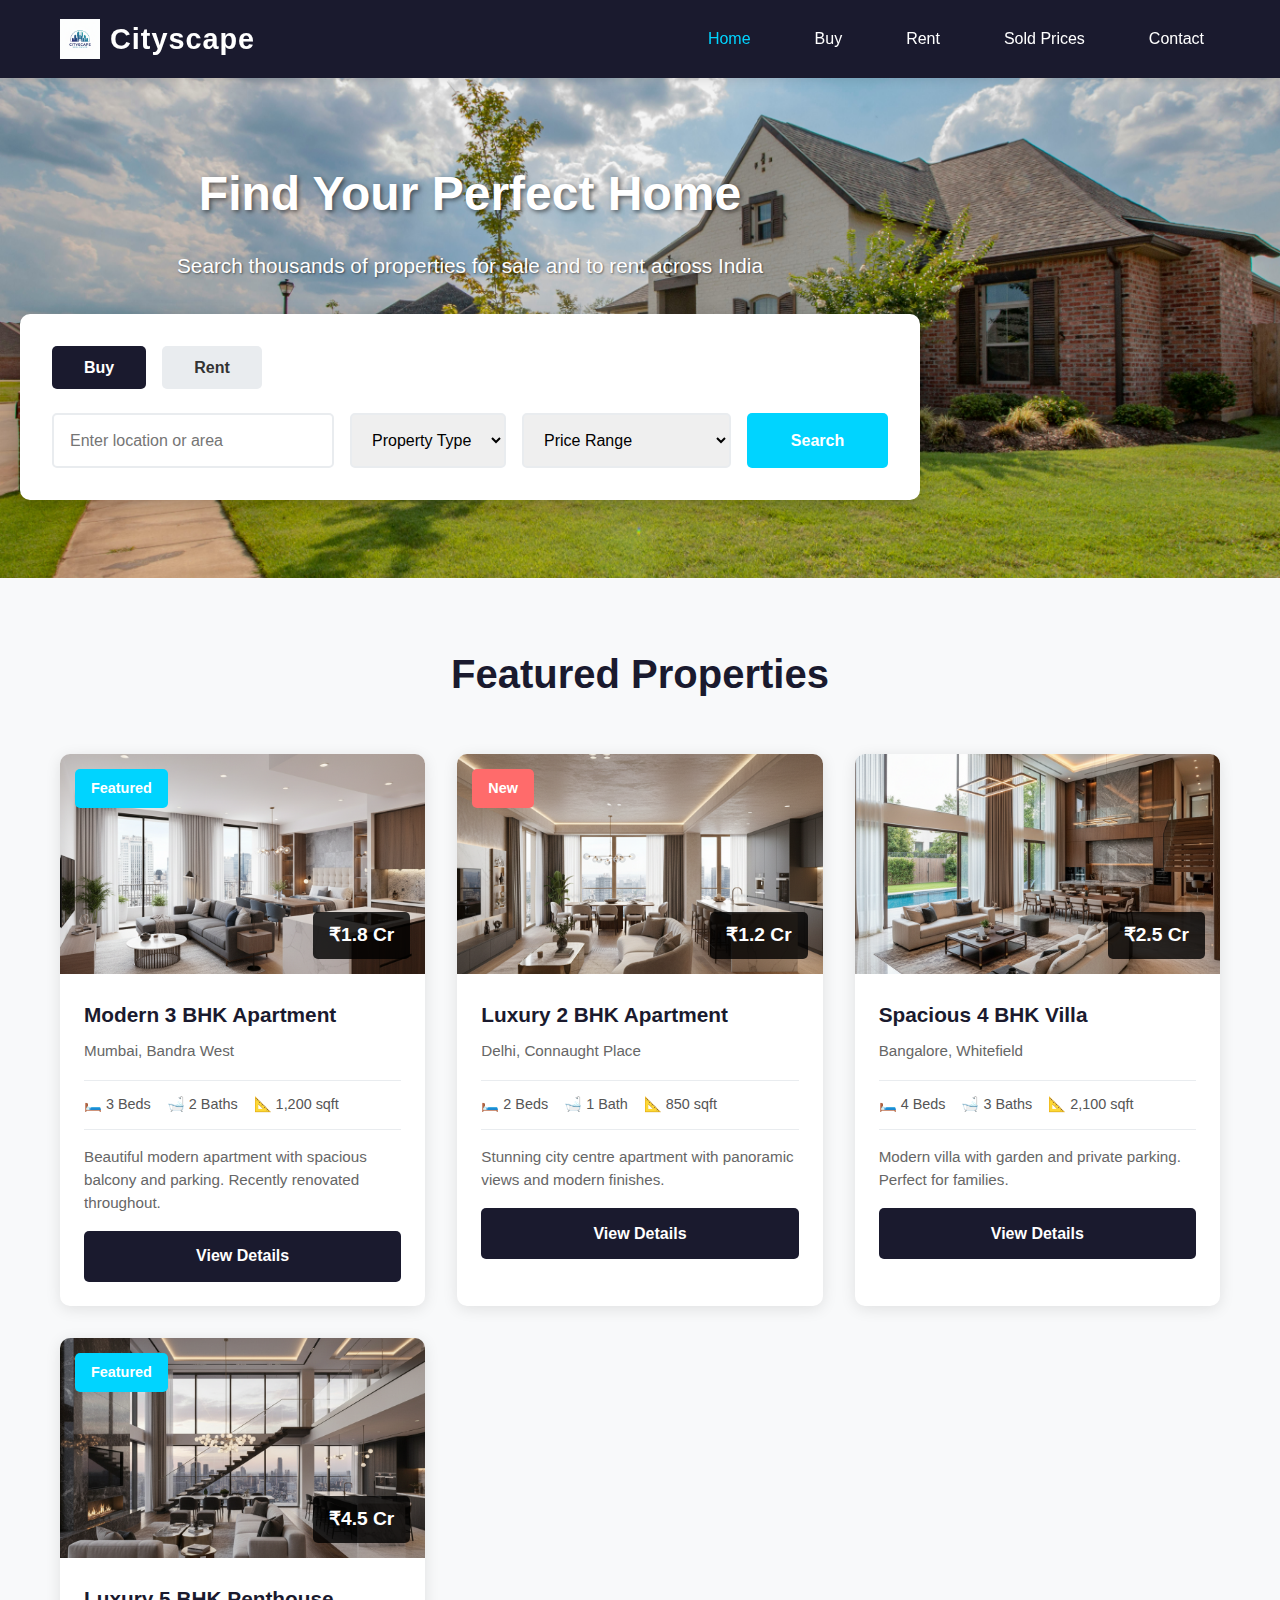
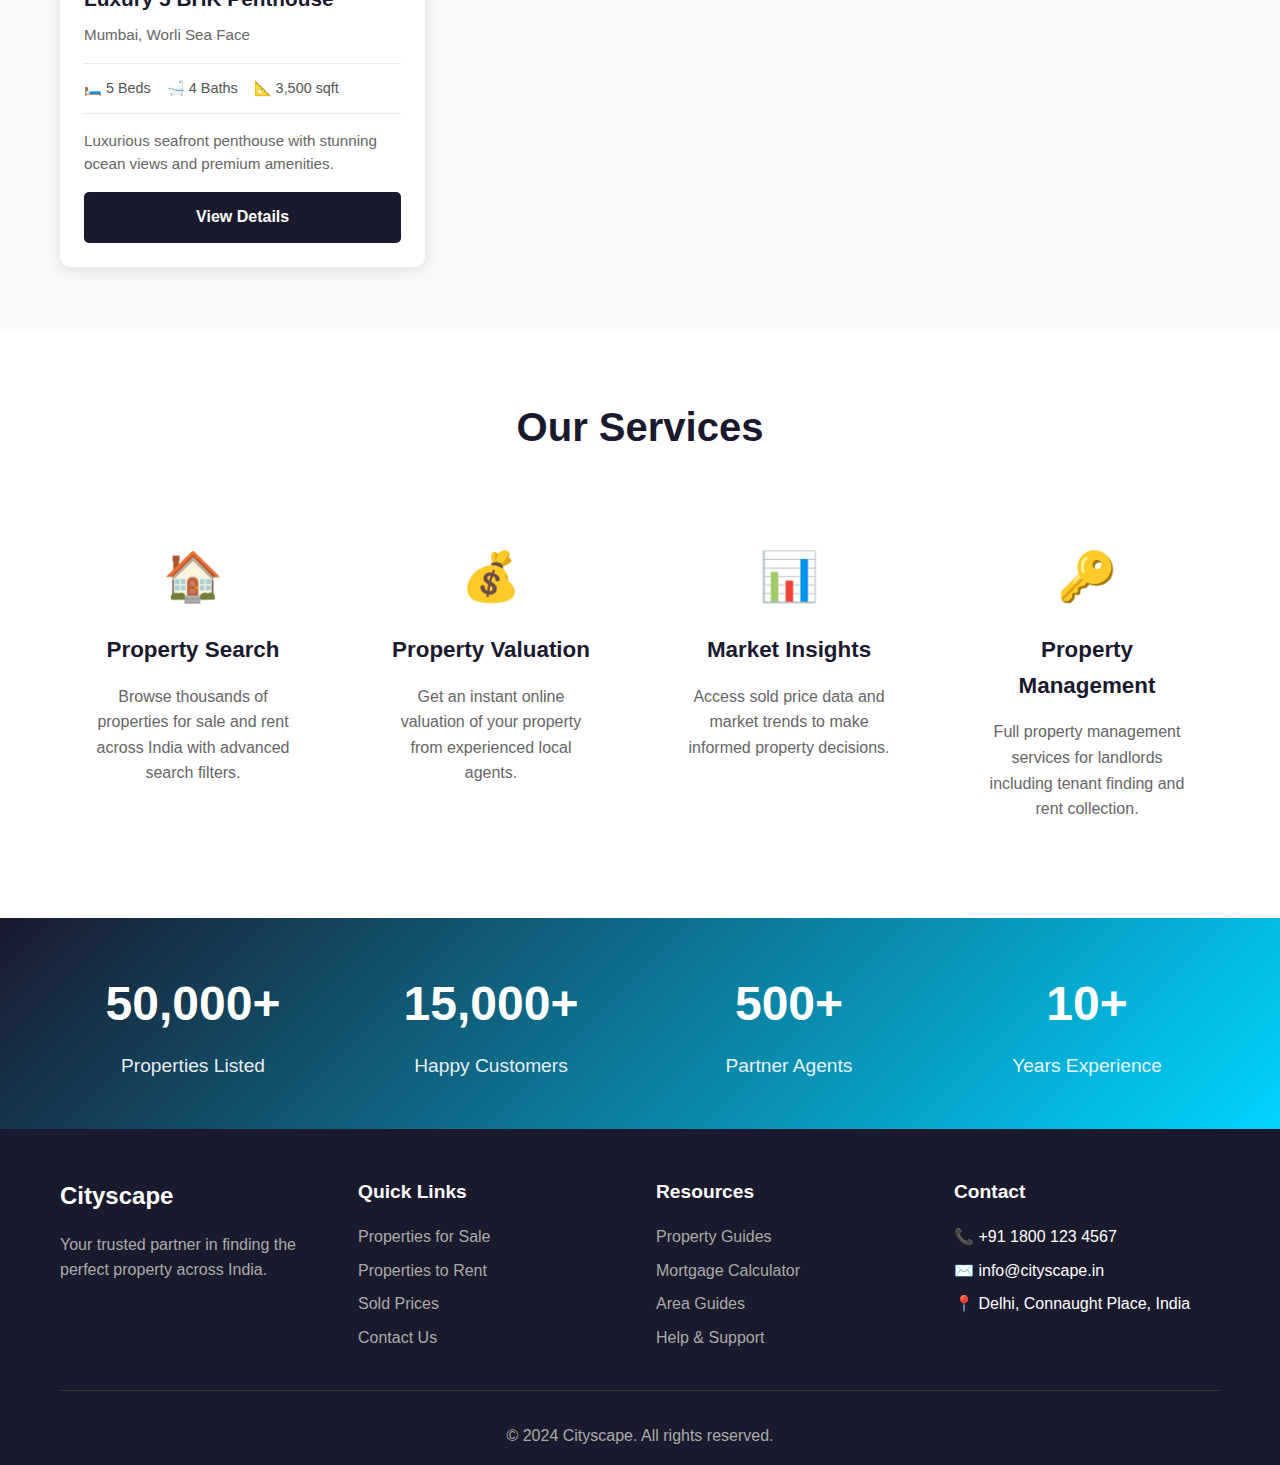
<file: index.html>
<!DOCTYPE html>
<html lang="en">
<head>
    <meta charset="UTF-8">
    <meta name="viewport" content="width=device-width, initial-scale=1.0">
    <title>Cityscape - Find Your Dream Home</title>
    <link rel="stylesheet" href="css/style.css">
</head>
<body>
    <!-- Header -->
    <header class="header">
        <div class="container">
            <div class="header-content">
                <div class="logo">
                    <h1><img src="images/logo.png" alt="Cityscape Logo" class="logo-img">Cityscape</h1>
                </div>
                <nav class="nav">
                    <ul>
                        <li><a href="index.html" class="active">Home</a></li>
                        <li><a href="buy.html">Buy</a></li>
                        <li><a href="rent.html">Rent</a></li>
                        <li><a href="sold.html">Sold Prices</a></li>
                        <li><a href="contact.html">Contact</a></li>
                    </ul>
                </nav>
            </div>
        </div>
    </header>

    <!-- Hero Section -->
    <section class="hero">
        <div class="hero-overlay">
            <div class="container">
                <div class="hero-content">
                    <h2>Find Your Perfect Home</h2>
                    <p>Search thousands of properties for sale and to rent across India</p>
                    
                    <!-- Search Form -->
                    <div class="search-box">
                        <div class="search-tabs">
                            <button class="tab-btn active">Buy</button>
                            <button class="tab-btn">Rent</button>
                        </div>
                        <div class="search-form">
                            <input type="text" placeholder="Enter location or area" class="search-input">
                            <select class="search-select">
                                <option>Property Type</option>
                                <option>Apartments</option>
                                <option>Villas</option>
                                <option>Bungalows</option>
                                <option>Plots</option>
                            </select>
                            <select class="search-select">
                                <option>Price Range</option>
                                <option>₹0 - ₹50 Lakhs</option>
                                <option>₹50 Lakhs - ₹1 Crore</option>
                                <option>₹1 Crore - ₹2 Crores</option>
                                <option>₹2 Crores+</option>
                            </select>
                            <button class="search-btn">Search</button>
                        </div>
                    </div>
                </div>
            </div>
        </div>
    </section>

    <!-- Featured Properties -->
    <section class="featured-properties">
        <div class="container">
            <h2 class="section-title">Featured Properties</h2>
            <div class="properties-grid">
                <!-- Property Card 1 -->
                <div class="property-card">
                    <div class="property-image">
                        <img src="./images/Modern_3_BHK_Apartment.png" alt="Modern 3 Bedroom House">
                        <div class="property-badge">Featured</div>
                        <div class="property-price">₹1.8 Cr</div>
                    </div>
                    <div class="property-details">
                        <h3>Modern 3 BHK Apartment</h3>
                        <p class="property-location">Mumbai, Bandra West</p>
                        <div class="property-features">
                            <span>🛏️ 3 Beds</span>
                            <span>🛁 2 Baths</span>
                            <span>📐 1,200 sqft</span>
                        </div>
                        <p class="property-description">Beautiful modern apartment with spacious balcony and parking. Recently renovated throughout.</p>
                        <a href="property-detail.html" class="view-btn">View Details</a>
                    </div>
                </div>

                <!-- Property Card 2 -->
                <div class="property-card">
                    <div class="property-image">
                        <img src="./images/Luxury_2_BHK_Apartment.png" alt="Luxury 2 Bedroom Apartment">
                        <div class="property-badge new">New</div>
                        <div class="property-price">₹1.2 Cr</div>
                    </div>
                    <div class="property-details">
                        <h3>Luxury 2 BHK Apartment</h3>
                        <p class="property-location">Delhi, Connaught Place</p>
                        <div class="property-features">
                            <span>🛏️ 2 Beds</span>
                            <span>🛁 1 Bath</span>
                            <span>📐 850 sqft</span>
                        </div>
                        <p class="property-description">Stunning city centre apartment with panoramic views and modern finishes.</p>
                        <a href="property-detail.html" class="view-btn">View Details</a>
                    </div>
                </div>

                <!-- Property Card 3 -->
                <div class="property-card">
                    <div class="property-image">
                        <img src="./images/Spacious_4_BHK_Villa.png" alt="Charming 4 Bedroom Cottage">
                        <div class="property-price">₹2.5 Cr</div>
                    </div>
                    <div class="property-details">
                        <h3>Spacious 4 BHK Villa</h3>
                        <p class="property-location">Bangalore, Whitefield</p>
                        <div class="property-features">
                            <span>🛏️ 4 Beds</span>
                            <span>🛁 3 Baths</span>
                            <span>📐 2,100 sqft</span>
                        </div>
                        <p class="property-description">Modern villa with garden and private parking. Perfect for families.</p>
                        <a href="property-detail.html" class="view-btn">View Details</a>
                    </div>
                </div>

                <!-- Property Card 4 -->
                <div class="property-card">
                    <div class="property-image">
                        <img src="./images/Luxury_5_BHK_Penthouse.png" alt="Contemporary 5 Bedroom Villa">
                        <div class="property-badge">Featured</div>
                        <div class="property-price">₹4.5 Cr</div>
                    </div>
                    <div class="property-details">
                        <h3>Luxury 5 BHK Penthouse</h3>
                        <p class="property-location">Mumbai, Worli Sea Face</p>
                        <div class="property-features">
                            <span>🛏️ 5 Beds</span>
                            <span>🛁 4 Baths</span>
                            <span>📐 3,500 sqft</span>
                        </div>
                        <p class="property-description">Luxurious seafront penthouse with stunning ocean views and premium amenities.</p>
                        <a href="property-detail.html" class="view-btn">View Details</a>
                    </div>
                </div>
            </div>
        </div>
    </section>

    <!-- Services Section -->
    <section class="services">
        <div class="container">
            <h2 class="section-title">Our Services</h2>
            <div class="services-grid">
                <div class="service-card">
                    <div class="service-icon">🏠</div>
                    <h3>Property Search</h3>
                    <p>Browse thousands of properties for sale and rent across India with advanced search filters.</p>
                </div>
                <div class="service-card">
                    <div class="service-icon">💰</div>
                    <h3>Property Valuation</h3>
                    <p>Get an instant online valuation of your property from experienced local agents.</p>
                </div>
                <div class="service-card">
                    <div class="service-icon">📊</div>
                    <h3>Market Insights</h3>
                    <p>Access sold price data and market trends to make informed property decisions.</p>
                </div>
                <div class="service-card">
                    <div class="service-icon">🔑</div>
                    <h3>Property Management</h3>
                    <p>Full property management services for landlords including tenant finding and rent collection.</p>
                </div>
            </div>
        </div>
    </section>

    <!-- Statistics Section -->
    <section class="stats">
        <div class="container">
            <div class="stats-grid">
                <div class="stat-item">
                    <h3>50,000+</h3>
                    <p>Properties Listed</p>
                </div>
                <div class="stat-item">
                    <h3>15,000+</h3>
                    <p>Happy Customers</p>
                </div>
                <div class="stat-item">
                    <h3>500+</h3>
                    <p>Partner Agents</p>
                </div>
                <div class="stat-item">
                    <h3>10+</h3>
                    <p>Years Experience</p>
                </div>
            </div>
        </div>
    </section>

    <!-- Footer -->
    <footer class="footer">
        <div class="container">
            <div class="footer-grid">
                <div class="footer-column">
                    <h3>Cityscape</h3>
                    <p>Your trusted partner in finding the perfect property across India.</p>
                </div>
                <div class="footer-column">
                    <h4>Quick Links</h4>
                    <ul>
                        <li><a href="buy.html">Properties for Sale</a></li>
                        <li><a href="rent.html">Properties to Rent</a></li>
                        <li><a href="sold.html">Sold Prices</a></li>
                        <li><a href="contact.html">Contact Us</a></li>
                    </ul>
                </div>
                <div class="footer-column">
                    <h4>Resources</h4>
                    <ul>
                        <li><a href="#">Property Guides</a></li>
                        <li><a href="#">Mortgage Calculator</a></li>
                        <li><a href="#">Area Guides</a></li>
                        <li><a href="#">Help & Support</a></li>
                    </ul>
                </div>
                <div class="footer-column">
                    <h4>Contact</h4>
                    <ul>
                        <li>📞 +91 1800 123 4567</li>
                        <li>✉️ info@cityscape.in</li>
                        <li>📍 Delhi, Connaught Place, India</li>
                    </ul>
                </div>
            </div>
            <div class="footer-bottom">
                <p>&copy; 2024 Cityscape. All rights reserved.</p>
            </div>
        </div>
    </footer>
</body>
</html>
</file>
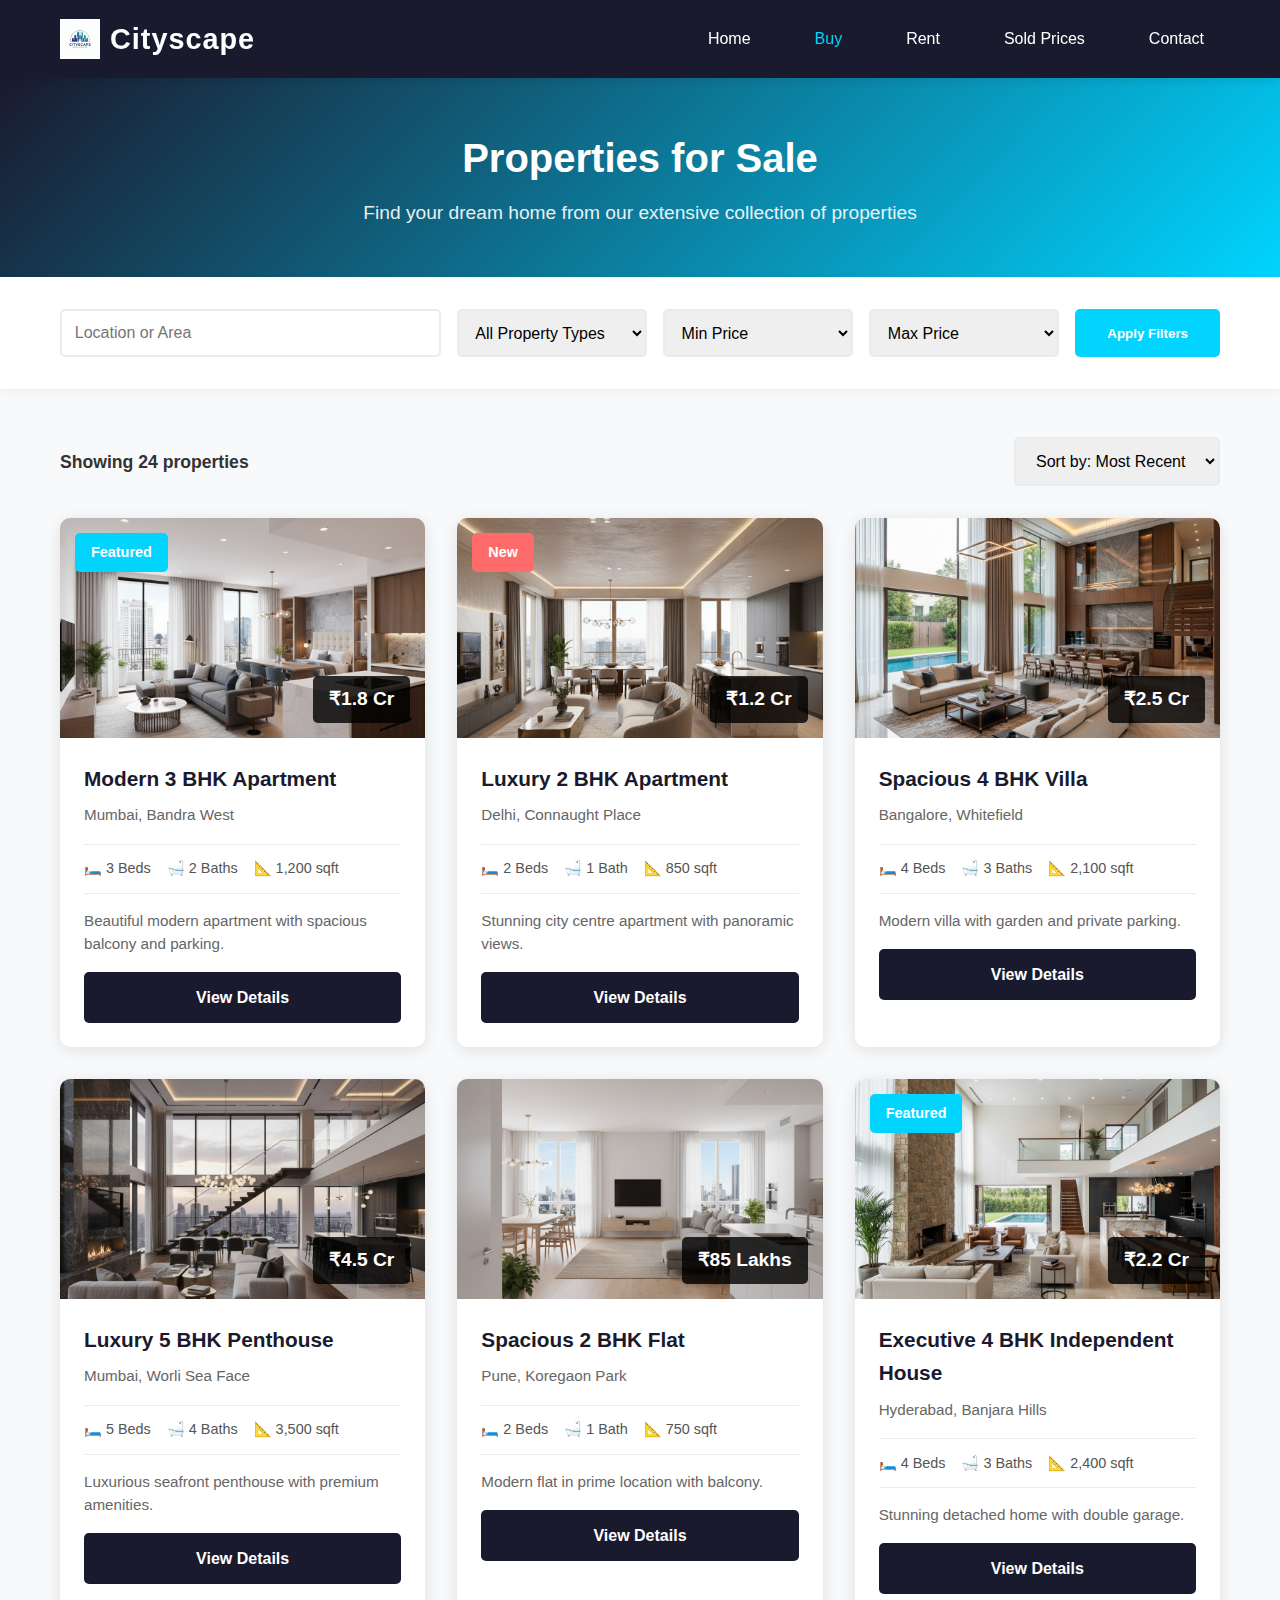
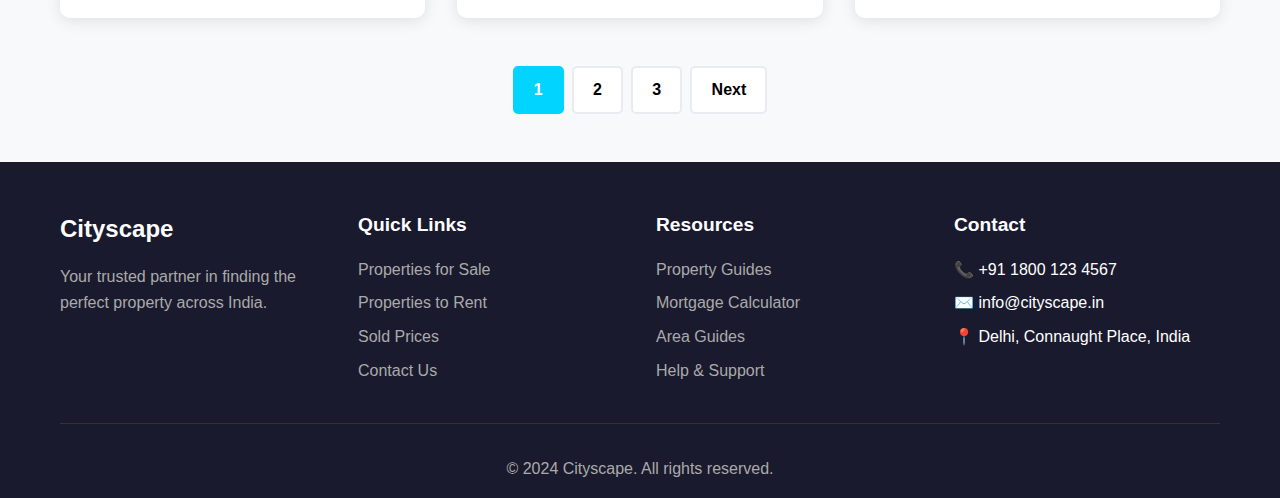
<file: buy.html>
<!DOCTYPE html>
<html lang="en">
<head>
    <meta charset="UTF-8">
    <meta name="viewport" content="width=device-width, initial-scale=1.0">
    <title>Properties for Sale - Cityscape</title>
    <link rel="stylesheet" href="css/style.css">
</head>
<body>
    <!-- Header -->
    <header class="header">
        <div class="container">
            <div class="header-content">
                <div class="logo">
                    <h1><img src="images/logo.png" alt="Cityscape Logo" class="logo-img">Cityscape</h1>
                </div>
                <nav class="nav">
                    <ul>
                        <li><a href="index.html">Home</a></li>
                        <li><a href="buy.html" class="active">Buy</a></li>
                        <li><a href="rent.html">Rent</a></li>
                        <li><a href="sold.html">Sold Prices</a></li>
                        <li><a href="contact.html">Contact</a></li>
                    </ul>
                </nav>
            </div>
        </div>
    </header>

    <!-- Page Header -->
    <section class="page-header">
        <div class="container">
            <h1>Properties for Sale</h1>
            <p>Find your dream home from our extensive collection of properties</p>
        </div>
    </section>

    <!-- Filter Section -->
    <section class="filter-section">
        <div class="container">
            <div class="filter-bar">
                <input type="text" placeholder="Location or Area" class="filter-input">
                <select class="filter-select">
                    <option>All Property Types</option>
                    <option>Apartments</option>
                    <option>Villas</option>
                    <option>Bungalows</option>
                    <option>Plots</option>
                </select>
                <select class="filter-select">
                    <option>Min Price</option>
                    <option>₹20 Lakhs</option>
                    <option>₹50 Lakhs</option>
                    <option>₹1 Crore</option>
                    <option>₹2 Crores</option>
                </select>
                <select class="filter-select">
                    <option>Max Price</option>
                    <option>₹1 Crore</option>
                    <option>₹2 Crores</option>
                    <option>₹5 Crores</option>
                    <option>₹10 Crores+</option>
                </select>
                <button class="filter-btn">Apply Filters</button>
            </div>
        </div>
    </section>

    <!-- Properties Listing -->
    <section class="properties-listing">
        <div class="container">
            <div class="listing-header">
                <p class="results-count">Showing 24 properties</p>
                <select class="sort-select">
                    <option>Sort by: Most Recent</option>
                    <option>Price: Low to High</option>
                    <option>Price: High to Low</option>
                    <option>Most Popular</option>
                </select>
            </div>

            <div class="properties-grid">
                <!-- Property 1 -->
                <div class="property-card">
                    <div class="property-image">
                        <img src="./images/Modern_3_BHK_Apartment.png" alt="Property">
                        <div class="property-badge">Featured</div>
                        <div class="property-price">₹1.8 Cr</div>
                    </div>
                    <div class="property-details">
                        <h3>Modern 3 BHK Apartment</h3>
                        <p class="property-location">Mumbai, Bandra West</p>
                        <div class="property-features">
                            <span>🛏️ 3 Beds</span>
                            <span>🛁 2 Baths</span>
                            <span>📐 1,200 sqft</span>
                        </div>
                        <p class="property-description">Beautiful modern apartment with spacious balcony and parking.</p>
                        <a href="property-detail.html" class="view-btn">View Details</a>
                    </div>
                </div>

                <!-- Property 2 -->
                <div class="property-card">
                    <div class="property-image">
                        <img src="./images/Luxury_2_BHK_Apartment.png" alt="Property">
                        <div class="property-badge new">New</div>
                        <div class="property-price">₹1.2 Cr</div>
                    </div>
                    <div class="property-details">
                        <h3>Luxury 2 BHK Apartment</h3>
                        <p class="property-location">Delhi, Connaught Place</p>
                        <div class="property-features">
                            <span>🛏️ 2 Beds</span>
                            <span>🛁 1 Bath</span>
                            <span>📐 850 sqft</span>
                        </div>
                        <p class="property-description">Stunning city centre apartment with panoramic views.</p>
                        <a href="property-detail.html" class="view-btn">View Details</a>
                    </div>
                </div>

                <!-- Property 3 -->
                <div class="property-card">
                    <div class="property-image">
                        <img src="./images/Spacious_4_BHK_Villa.png" alt="Property">
                        <div class="property-price">₹2.5 Cr</div>
                    </div>
                    <div class="property-details">
                        <h3>Spacious 4 BHK Villa</h3>
                        <p class="property-location">Bangalore, Whitefield</p>
                        <div class="property-features">
                            <span>🛏️ 4 Beds</span>
                            <span>🛁 3 Baths</span>
                            <span>📐 2,100 sqft</span>
                        </div>
                        <p class="property-description">Modern villa with garden and private parking.</p>
                        <a href="property-detail.html" class="view-btn">View Details</a>
                    </div>
                </div>

                <!-- Property 4 -->
                <div class="property-card">
                    <div class="property-image">
                        <img src="./images/Luxury_5_BHK_Penthouse.png" alt="Property">
                        <div class="property-price">₹4.5 Cr</div>
                    </div>
                    <div class="property-details">
                        <h3>Luxury 5 BHK Penthouse</h3>
                        <p class="property-location">Mumbai, Worli Sea Face</p>
                        <div class="property-features">
                            <span>🛏️ 5 Beds</span>
                            <span>🛁 4 Baths</span>
                            <span>📐 3,500 sqft</span>
                        </div>
                        <p class="property-description">Luxurious seafront penthouse with premium amenities.</p>
                        <a href="property-detail.html" class="view-btn">View Details</a>
                    </div>
                </div>

                <!-- Property 5 -->
                <div class="property-card">
                    <div class="property-image">
                        <img src="./images/Spacious_2_BHK_Flat.png" alt="Property">
                        <div class="property-price">₹85 Lakhs</div>
                    </div>
                    <div class="property-details">
                        <h3>Spacious 2 BHK Flat</h3>
                        <p class="property-location">Pune, Koregaon Park</p>
                        <div class="property-features">
                            <span>🛏️ 2 Beds</span>
                            <span>🛁 1 Bath</span>
                            <span>📐 750 sqft</span>
                        </div>
                        <p class="property-description">Modern flat in prime location with balcony.</p>
                        <a href="property-detail.html" class="view-btn">View Details</a>
                    </div>
                </div>

                <!-- Property 6 -->
                <div class="property-card">
                    <div class="property-image">
                        <img src="./images/Executive_4_BHK_Independent_House.png" alt="Property">
                        <div class="property-badge">Featured</div>
                        <div class="property-price">₹2.2 Cr</div>
                    </div>
                    <div class="property-details">
                        <h3>Executive 4 BHK Independent House</h3>
                        <p class="property-location">Hyderabad, Banjara Hills</p>
                        <div class="property-features">
                            <span>🛏️ 4 Beds</span>
                            <span>🛁 3 Baths</span>
                            <span>📐 2,400 sqft</span>
                        </div>
                        <p class="property-description">Stunning detached home with double garage.</p>
                        <a href="property-detail.html" class="view-btn">View Details</a>
                    </div>
                </div>
            </div>

            <!-- Pagination -->
            <div class="pagination">
                <button class="page-btn active">1</button>
                <button class="page-btn">2</button>
                <button class="page-btn">3</button>
                <button class="page-btn">Next</button>
            </div>
        </div>
    </section>

    <!-- Footer -->
    <footer class="footer">
        <div class="container">
            <div class="footer-grid">
                <div class="footer-column">
                    <h3>Cityscape</h3>
                    <p>Your trusted partner in finding the perfect property across India.</p>
                </div>
                <div class="footer-column">
                    <h4>Quick Links</h4>
                    <ul>
                        <li><a href="buy.html">Properties for Sale</a></li>
                        <li><a href="rent.html">Properties to Rent</a></li>
                        <li><a href="sold.html">Sold Prices</a></li>
                        <li><a href="contact.html">Contact Us</a></li>
                    </ul>
                </div>
                <div class="footer-column">
                    <h4>Resources</h4>
                    <ul>
                        <li><a href="#">Property Guides</a></li>
                        <li><a href="#">Mortgage Calculator</a></li>
                        <li><a href="#">Area Guides</a></li>
                        <li><a href="#">Help & Support</a></li>
                    </ul>
                </div>
                <div class="footer-column">
                    <h4>Contact</h4>
                    <ul>
                        <li>📞 +91 1800 123 4567</li>
                        <li>✉️ info@cityscape.in</li>
                        <li>📍 Delhi, Connaught Place, India</li>
                    </ul>
                </div>
            </div>
            <div class="footer-bottom">
                <p>&copy; 2024 Cityscape. All rights reserved.</p>
            </div>
        </div>
    </footer>
</body>
</html>
</file>
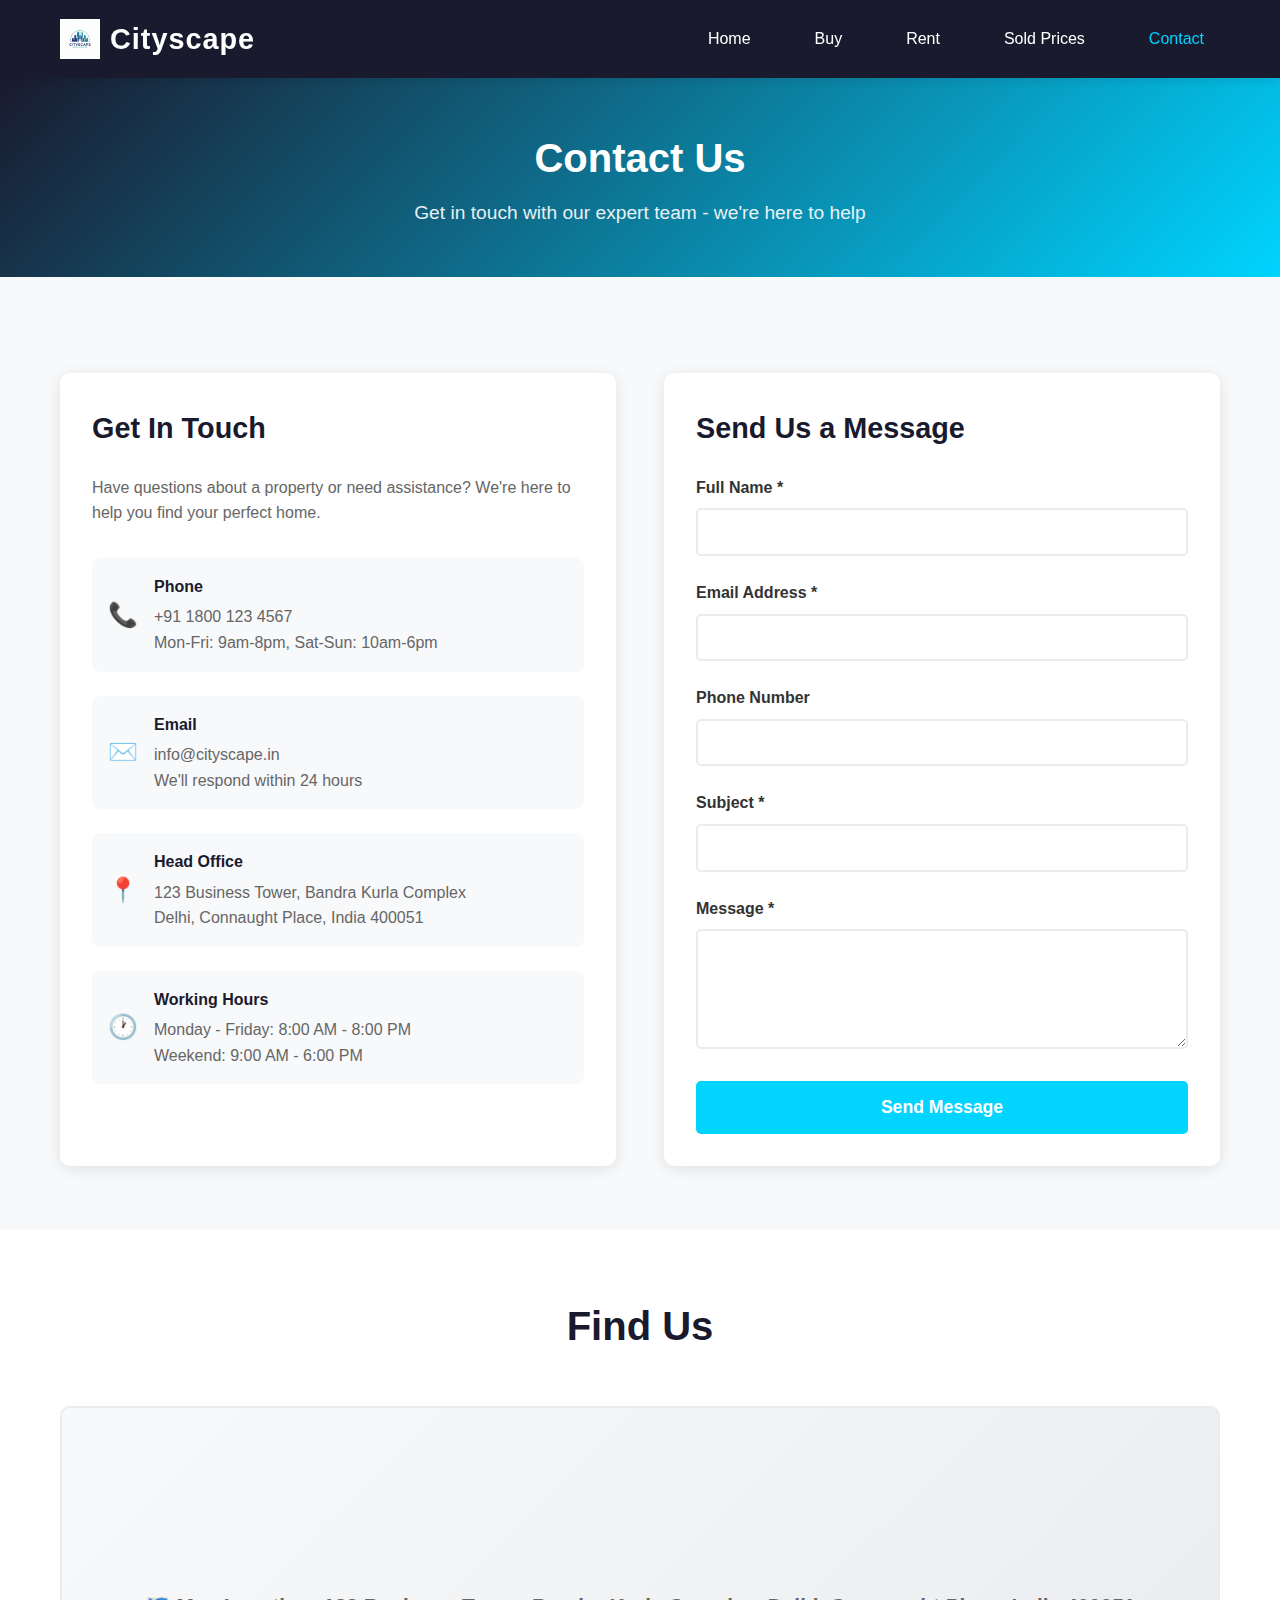
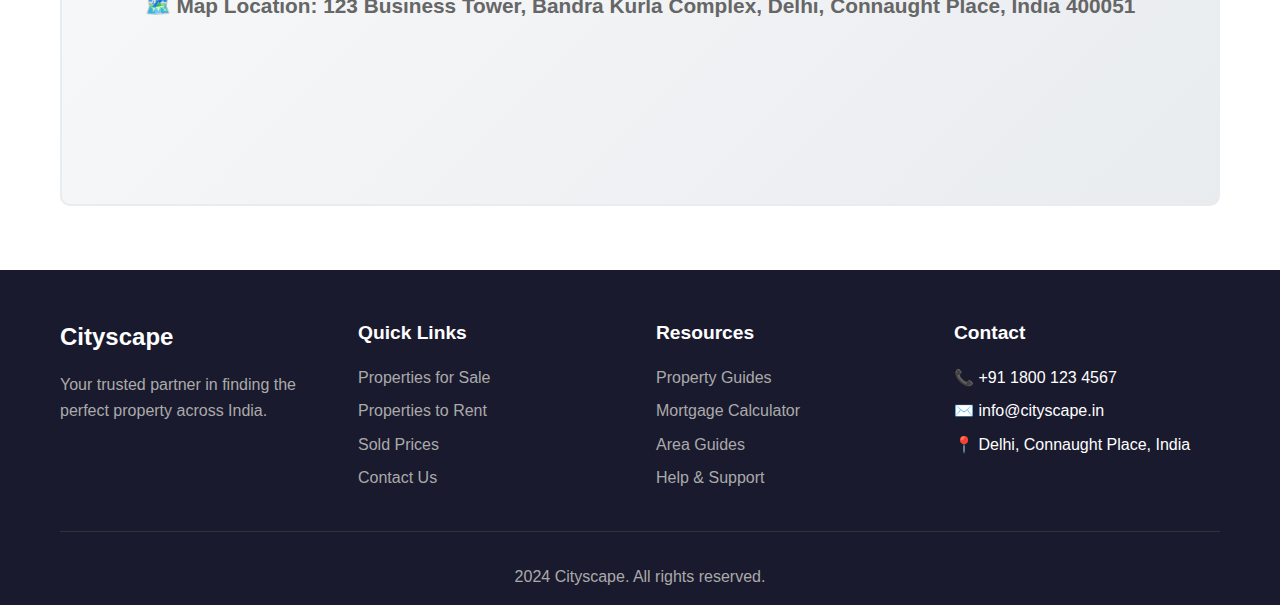
<file: contact.html>
<!DOCTYPE html>
<html lang="en">
<head>
    <meta charset="UTF-8">
    <meta name="viewport" content="width=device-width, initial-scale=1.0">
    <title>Contact Us - Cityscape</title>
    <link rel="stylesheet" href="css/style.css">
</head>
<body>
    <!-- Header -->
    <header class="header">
        <div class="container">
            <div class="header-content">
                <div class="logo">
                    <h1><img src="images/logo.png" alt="Cityscape Logo" class="logo-img">Cityscape</h1>
                </div>
                <nav class="nav">
                    <ul>
                        <li><a href="index.html">Home</a></li>
                        <li><a href="buy.html">Buy</a></li>
                        <li><a href="rent.html">Rent</a></li>
                        <li><a href="sold.html">Sold Prices</a></li>
                        <li><a href="contact.html" class="active">Contact</a></li>
                    </ul>
                </nav>
            </div>
        </div>
    </header>

    <!-- Page Header -->
    <section class="page-header">
        <div class="container">
            <h1>Contact Us</h1>
            <p>Get in touch with our expert team - we're here to help</p>
        </div>
    </section>

    <!-- Contact Section -->
    <section class="contact-section">
        <div class="container">
            <div class="contact-grid">
                <!-- Contact Information -->
                <div class="contact-info">
                    <h3>Get In Touch</h3>
                    <p style="margin-bottom: 2rem; color: #666;">Have questions about a property or need assistance? We're here to help you find your perfect home.</p>
                    
                    <div class="info-item">
                        <div class="info-icon">📞</div>
                        <div>
                            <h4>Phone</h4>
                            <p>+91 1800 123 4567</p>
                            <p>Mon-Fri: 9am-8pm, Sat-Sun: 10am-6pm</p>
                        </div>
                    </div>

                    <div class="info-item">
                        <div class="info-icon">✉️</div>
                        <div>
                            <h4>Email</h4>
                            <p>info@cityscape.in</p>
                            <p>We'll respond within 24 hours</p>
                        </div>
                    </div>

                    <div class="info-item">
                        <div class="info-icon">📍</div>
                        <div>
                            <h4>Head Office</h4>
                            <p>123 Business Tower, Bandra Kurla Complex</p>
                            <p>Delhi, Connaught Place, India 400051</p>
                        </div>
                    </div>

                    <div class="info-item">
                        <div class="info-icon">🕐</div>
                        <div>
                            <h4>Working Hours</h4>
                            <p>Monday - Friday: 8:00 AM - 8:00 PM</p>
                            <p>Weekend: 9:00 AM - 6:00 PM</p>
                        </div>
                    </div>
                </div>

                <!-- Contact Form -->
                <div class="contact-form">
                    <h3>Send Us a Message</h3>
                    <form>
                        <div class="form-group">
                            <label for="name">Full Name *</label>
                            <input type="text" id="name" name="name" required>
                        </div>

                        <div class="form-group">
                            <label for="email">Email Address *</label>
                            <input type="email" id="email" name="email" required>
                        </div>

                        <div class="form-group">
                            <label for="phone">Phone Number</label>
                            <input type="tel" id="phone" name="phone">
                        </div>

                        <div class="form-group">
                            <label for="subject">Subject *</label>
                            <input type="text" id="subject" name="subject" required>
                        </div>

                        <div class="form-group">
                            <label for="message">Message *</label>
                            <textarea id="message" name="message" required></textarea>
                        </div>

                        <button type="submit" class="submit-btn">Send Message</button>
                    </form>
                </div>
            </div>
        </div>
    </section>

    <!-- Map Section -->
    <section class="map-section">
        <div class="container">
            <h2 class="section-title">Find Us</h2>
            <div class="map-placeholder">
                <p>🗺️ Map Location: 123 Business Tower, Bandra Kurla Complex, Delhi, Connaught Place, India 400051</p>
            </div>
        </div>
    </section>

    <!-- Footer -->
    <footer class="footer">
        <div class="container">
            <div class="footer-grid">
                <div class="footer-column">
                    <h3>Cityscape</h3>
                    <p>Your trusted partner in finding the perfect property across India.</p>
                </div>
                <div class="footer-column">
                    <h4>Quick Links</h4>
                    <ul>
                        <li><a href="buy.html">Properties for Sale</a></li>
                        <li><a href="rent.html">Properties to Rent</a></li>
                        <li><a href="sold.html">Sold Prices</a></li>
                        <li><a href="contact.html">Contact Us</a></li>
                    </ul>
                </div>
                <div class="footer-column">
                    <h4>Resources</h4>
                    <ul>
                        <li><a href="#">Property Guides</a></li>
                        <li><a href="#">Mortgage Calculator</a></li>
                        <li><a href="#">Area Guides</a></li>
                        <li><a href="#">Help & Support</a></li>
                    </ul>
                </div>
                <div class="footer-column">
                    <h4>Contact</h4>
                    <ul>
                        <li>📞 +91 1800 123 4567</li>
                        <li>✉️ info@cityscape.in</li>
                        <li>📍 Delhi, Connaught Place, India</li>
                    </ul>
                </div>
            </div>
            <div class="footer-bottom">
                <p>2024 Cityscape. All rights reserved.</p>
            </div>
        </div>
    </footer>
</body>
</html>
</file>
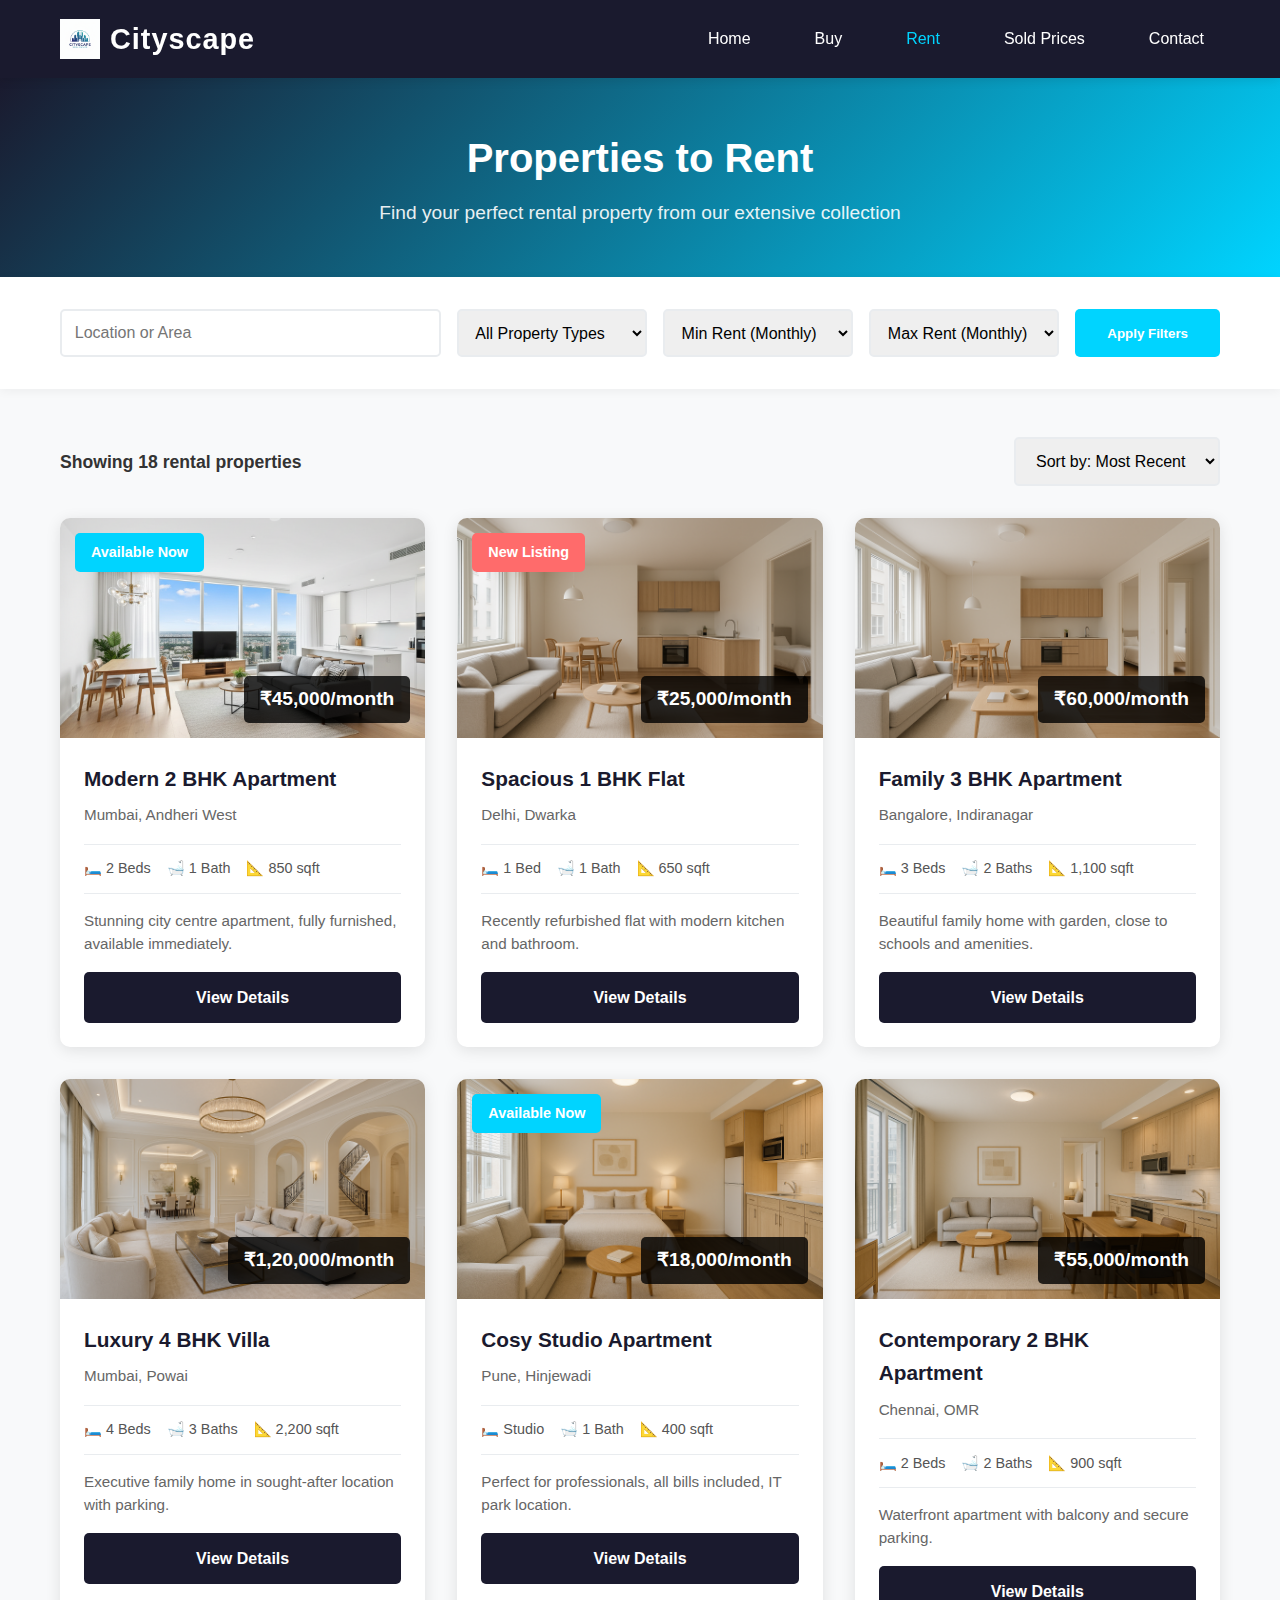
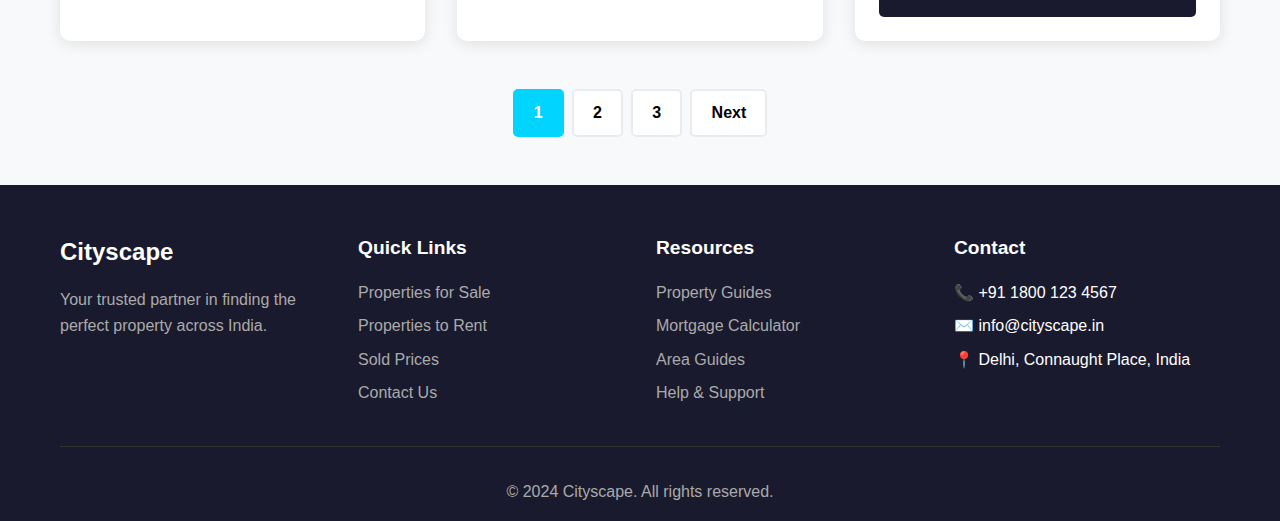
<file: rent.html>
<!DOCTYPE html>
<html lang="en">
<head>
    <meta charset="UTF-8">
    <meta name="viewport" content="width=device-width, initial-scale=1.0">
    <title>Properties to Rent - Cityscape</title>
    <link rel="stylesheet" href="css/style.css">
</head>
<body>
    <!-- Header -->
    <header class="header">
        <div class="container">
            <div class="header-content">
                <div class="logo">
                    <h1><img src="images/logo.png" alt="Cityscape Logo" class="logo-img">Cityscape</h1>
                </div>
                <nav class="nav">
                    <ul>
                        <li><a href="index.html">Home</a></li>
                        <li><a href="buy.html">Buy</a></li>
                        <li><a href="rent.html" class="active">Rent</a></li>
                        <li><a href="sold.html">Sold Prices</a></li>
                        <li><a href="contact.html">Contact</a></li>
                    </ul>
                </nav>
            </div>
        </div>
    </header>

    <!-- Page Header -->
    <section class="page-header">
        <div class="container">
            <h1>Properties to Rent</h1>
            <p>Find your perfect rental property from our extensive collection</p>
        </div>
    </section>

    <!-- Filter Section -->
    <section class="filter-section">
        <div class="container">
            <div class="filter-bar">
                <input type="text" placeholder="Location or Area" class="filter-input">
                <select class="filter-select">
                    <option>All Property Types</option>
                    <option>Apartments</option>
                    <option>Villas</option>
                    <option>Studio</option>
                    <option>Room</option>
                </select>
                <select class="filter-select">
                    <option>Min Rent (Monthly)</option>
                    <option>₹10,000</option>
                    <option>₹20,000</option>
                    <option>₹30,000</option>
                    <option>₹50,000</option>
                </select>
                <select class="filter-select">
                    <option>Max Rent (Monthly)</option>
                    <option>₹50,000</option>
                    <option>₹75,000</option>
                    <option>₹1,00,000</option>
                    <option>₹2,00,000+</option>
                </select>
                <button class="filter-btn">Apply Filters</button>
            </div>
        </div>
    </section>

    <!-- Properties Listing -->
    <section class="properties-listing">
        <div class="container">
            <div class="listing-header">
                <p class="results-count">Showing 18 rental properties</p>
                <select class="sort-select">
                    <option>Sort by: Most Recent</option>
                    <option>Rent: Low to High</option>
                    <option>Rent: High to Low</option>
                    <option>Most Popular</option>
                </select>
            </div>

            <div class="properties-grid">
                <!-- Property 1 -->
                <div class="property-card">
                    <div class="property-image">
                        <img src="./images/Modern_2_BHK_Apartment.png" alt="Property">
                        <div class="property-badge">Available Now</div>
                        <div class="property-price">₹45,000/month</div>
                    </div>
                    <div class="property-details">
                        <h3>Modern 2 BHK Apartment</h3>
                        <p class="property-location">Mumbai, Andheri West</p>
                        <div class="property-features">
                            <span>🛏️ 2 Beds</span>
                            <span>🛁 1 Bath</span>
                            <span>📐 850 sqft</span>
                        </div>
                        <p class="property-description">Stunning city centre apartment, fully furnished, available immediately.</p>
                        <a href="property-detail.html" class="view-btn">View Details</a>
                    </div>
                </div>

                <!-- Property 2 -->
                <div class="property-card">
                    <div class="property-image">
                        <img src="./images/Spacious_1_BHK_Flat.png" alt="Property">
                        <div class="property-badge new">New Listing</div>
                        <div class="property-price">₹25,000/month</div>
                    </div>
                    <div class="property-details">
                        <h3>Spacious 1 BHK Flat</h3>
                        <p class="property-location">Delhi, Dwarka</p>
                        <div class="property-features">
                            <span>🛏️ 1 Bed</span>
                            <span>🛁 1 Bath</span>
                            <span>📐 650 sqft</span>
                        </div>
                        <p class="property-description">Recently refurbished flat with modern kitchen and bathroom.</p>
                        <a href="property-detail.html" class="view-btn">View Details</a>
                    </div>
                </div>

                <!-- Property 3 -->
                <div class="property-card">
                    <div class="property-image">
                        <img src="./images/Family_3_BHK_Apartment.png" alt="Property">
                        <div class="property-price">₹60,000/month</div>
                    </div>
                    <div class="property-details">
                        <h3>Family 3 BHK Apartment</h3>
                        <p class="property-location">Bangalore, Indiranagar</p>
                        <div class="property-features">
                            <span>🛏️ 3 Beds</span>
                            <span>🛁 2 Baths</span>
                            <span>📐 1,100 sqft</span>
                        </div>
                        <p class="property-description">Beautiful family home with garden, close to schools and amenities.</p>
                        <a href="property-detail.html" class="view-btn">View Details</a>
                    </div>
                </div>

                <!-- Property 4 -->
                <div class="property-card">
                    <div class="property-image">
                        <img src="./images/Luxury_4_BHK_Villa.png" alt="Property">
                        <div class="property-price">₹1,20,000/month</div>
                    </div>
                    <div class="property-details">
                        <h3>Luxury 4 BHK Villa</h3>
                        <p class="property-location">Mumbai, Powai</p>
                        <div class="property-features">
                            <span>🛏️ 4 Beds</span>
                            <span>🛁 3 Baths</span>
                            <span>📐 2,200 sqft</span>
                        </div>
                        <p class="property-description">Executive family home in sought-after location with parking.</p>
                        <a href="property-detail.html" class="view-btn">View Details</a>
                    </div>
                </div>

                <!-- Property 5 -->
                <div class="property-card">
                    <div class="property-image">
                        <img src="./images/Cosy_Studio_Apartment.png" alt="Property">
                        <div class="property-badge">Available Now</div>
                        <div class="property-price">₹18,000/month</div>
                    </div>
                    <div class="property-details">
                        <h3>Cosy Studio Apartment</h3>
                        <p class="property-location">Pune, Hinjewadi</p>
                        <div class="property-features">
                            <span>🛏️ Studio</span>
                            <span>🛁 1 Bath</span>
                            <span>📐 400 sqft</span>
                        </div>
                        <p class="property-description">Perfect for professionals, all bills included, IT park location.</p>
                        <a href="property-detail.html" class="view-btn">View Details</a>
                    </div>
                </div>

                <!-- Property 6 -->
                <div class="property-card">
                    <div class="property-image">
                        <img src="./images/Contemporary_2_BHK_Apartment.png" alt="Property">
                        <div class="property-price">₹55,000/month</div>
                    </div>
                    <div class="property-details">
                        <h3>Contemporary 2 BHK Apartment</h3>
                        <p class="property-location">Chennai, OMR</p>
                        <div class="property-features">
                            <span>🛏️ 2 Beds</span>
                            <span>🛁 2 Baths</span>
                            <span>📐 900 sqft</span>
                        </div>
                        <p class="property-description">Waterfront apartment with balcony and secure parking.</p>
                        <a href="property-detail.html" class="view-btn">View Details</a>
                    </div>
                </div>
            </div>

            <!-- Pagination -->
            <div class="pagination">
                <button class="page-btn active">1</button>
                <button class="page-btn">2</button>
                <button class="page-btn">3</button>
                <button class="page-btn">Next</button>
            </div>
        </div>
    </section>

    <!-- Footer -->
    <footer class="footer">
        <div class="container">
            <div class="footer-grid">
                <div class="footer-column">
                    <h3>Cityscape</h3>
                    <p>Your trusted partner in finding the perfect property across India.</p>
                </div>
                <div class="footer-column">
                    <h4>Quick Links</h4>
                    <ul>
                        <li><a href="buy.html">Properties for Sale</a></li>
                        <li><a href="rent.html">Properties to Rent</a></li>
                        <li><a href="sold.html">Sold Prices</a></li>
                        <li><a href="contact.html">Contact Us</a></li>
                    </ul>
                </div>
                <div class="footer-column">
                    <h4>Resources</h4>
                    <ul>
                        <li><a href="#">Property Guides</a></li>
                        <li><a href="#">Mortgage Calculator</a></li>
                        <li><a href="#">Area Guides</a></li>
                        <li><a href="#">Help & Support</a></li>
                    </ul>
                </div>
                <div class="footer-column">
                    <h4>Contact</h4>
                    <ul>
                        <li>📞 +91 1800 123 4567</li>
                        <li>✉️ info@cityscape.in</li>
                        <li>📍 Delhi, Connaught Place, India</li>
                    </ul>
                </div>
            </div>
            <div class="footer-bottom">
                <p>&copy; 2024 Cityscape. All rights reserved.</p>
            </div>
        </div>
    </footer>
</body>
</html>
</file>
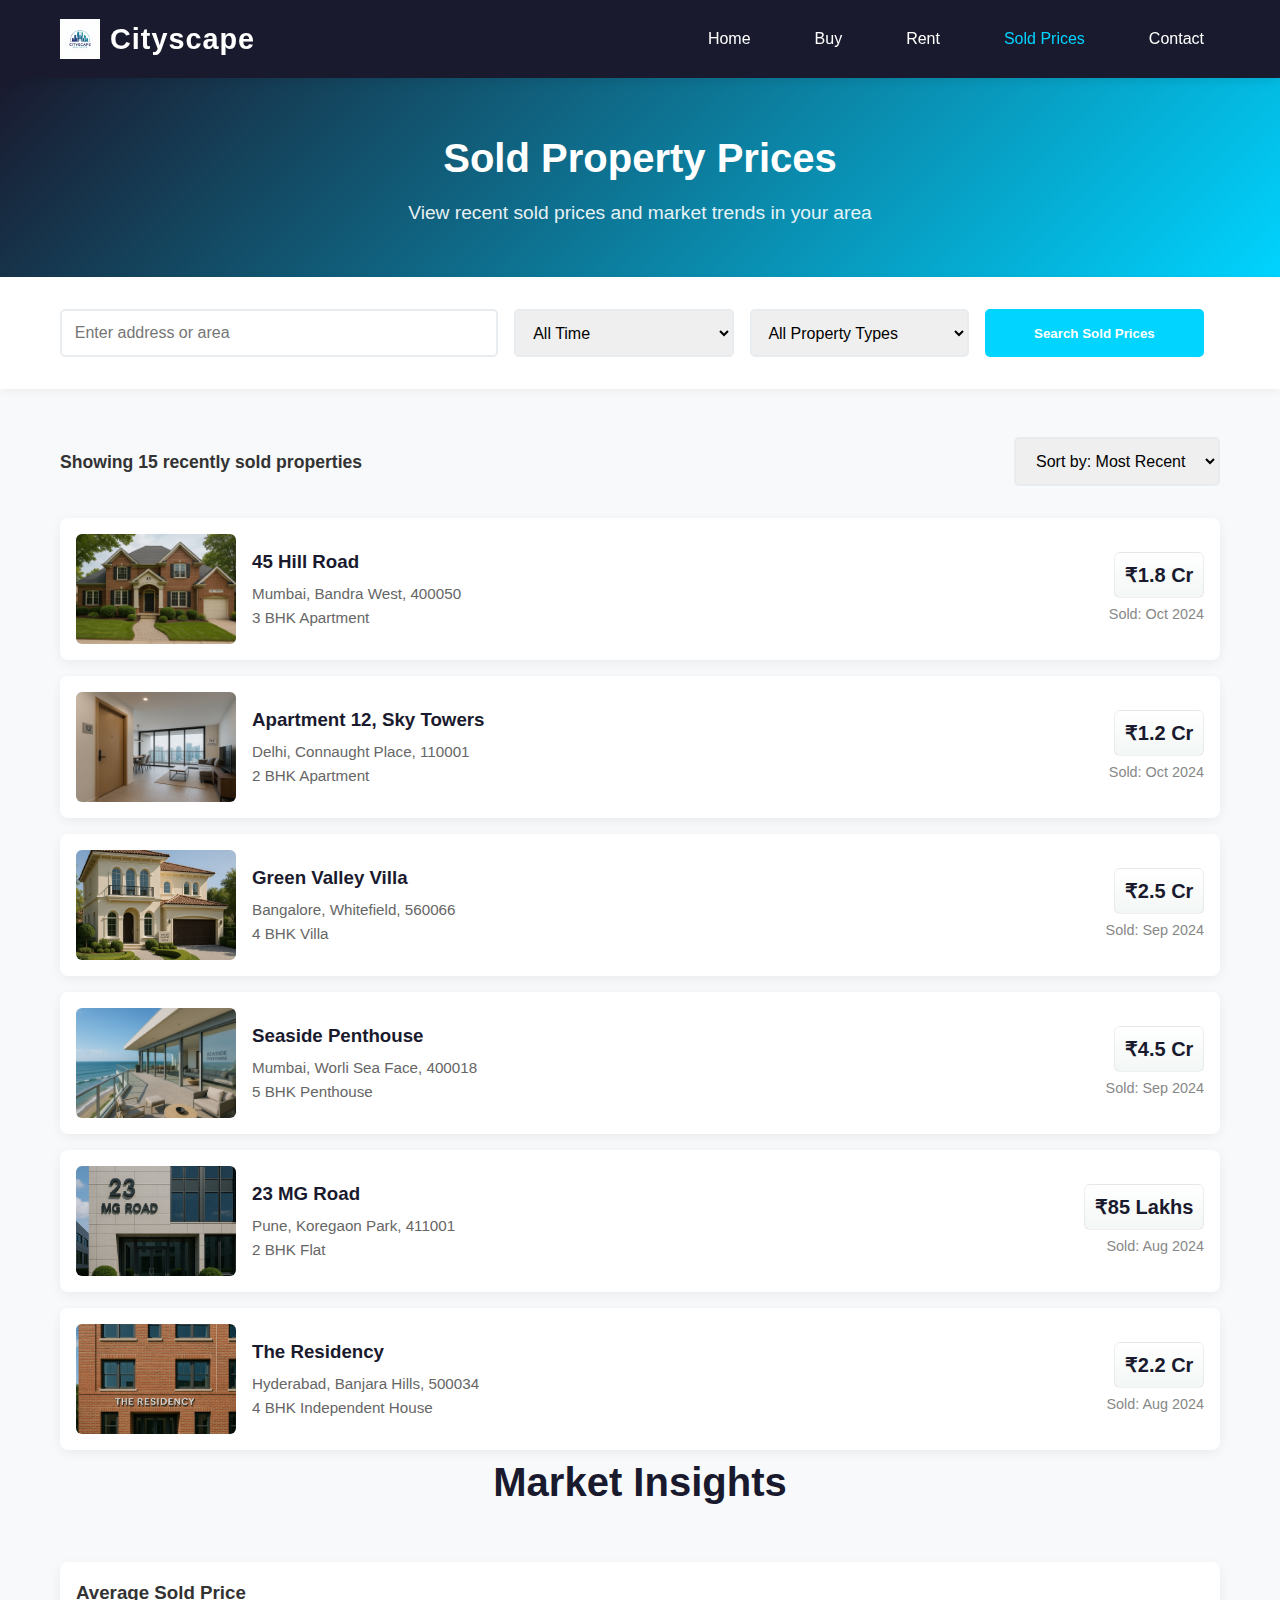
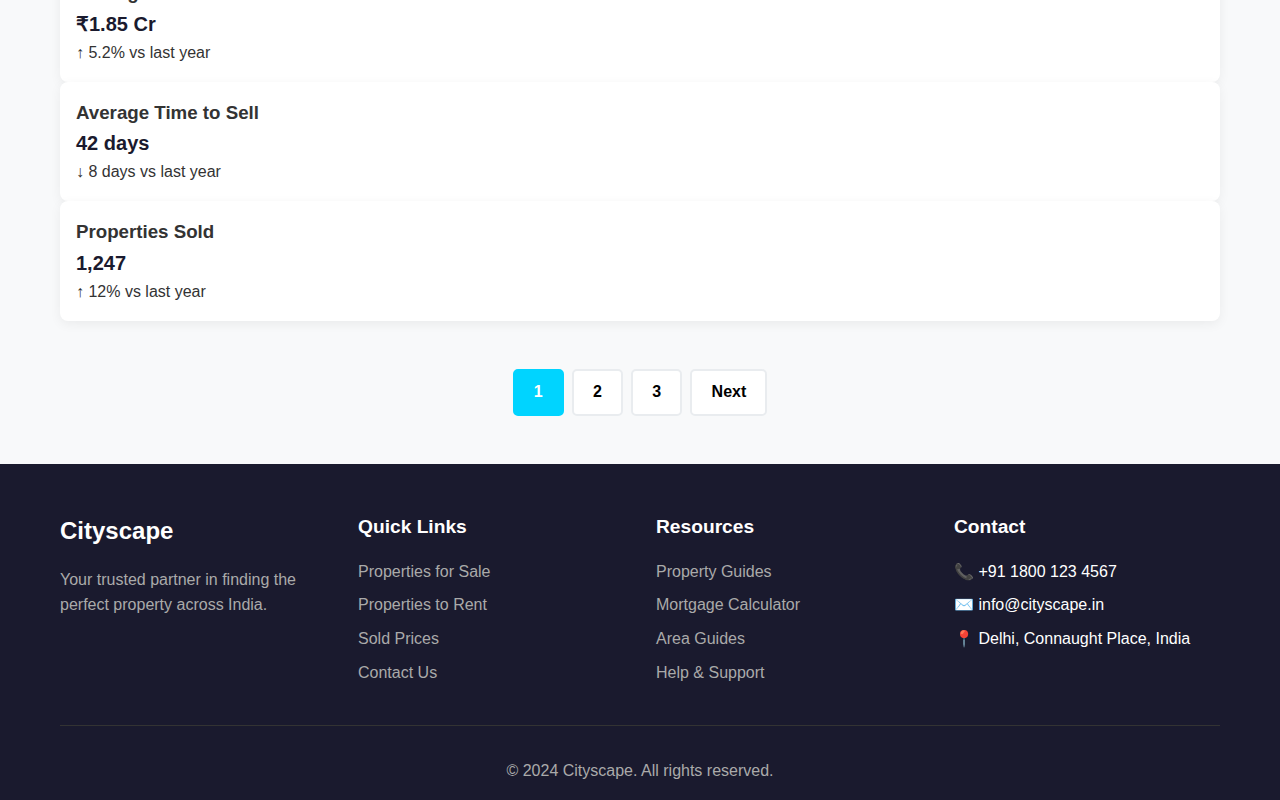
<file: sold.html>
<!DOCTYPE html>
<html lang="en">
<head>
    <meta charset="UTF-8">
    <meta name="viewport" content="width=device-width, initial-scale=1.0">
    <title>Sold Property Prices - Cityscape</title>
    <link rel="stylesheet" href="css/style.css">
</head>
<body>
    <!-- Header -->
    <header class="header">
        <div class="container">
            <div class="header-content">
                <div class="logo">
                    <h1><img src="images/logo.png" alt="Cityscape Logo" class="logo-img">Cityscape</h1>
                </div>
                <nav class="nav">
                    <ul>
                        <li><a href="index.html">Home</a></li>
                        <li><a href="buy.html">Buy</a></li>
                        <li><a href="rent.html">Rent</a></li>
                        <li><a href="sold.html" class="active">Sold Prices</a></li>
                        <li><a href="contact.html">Contact</a></li>
                    </ul>
                </nav>
            </div>
        </div>
    </header>

    <!-- Page Header -->
    <section class="page-header">
        <div class="container">
            <h1>Sold Property Prices</h1>
            <p>View recent sold prices and market trends in your area</p>
        </div>
    </section>

    <!-- Search Section -->
    <section class="filter-section">
        <div class="container">
            <div class="filter-bar">
                <input type="text" placeholder="Enter address or area" class="filter-input">
                <select class="filter-select">
                    <option>All Time</option>
                    <option>Last 3 months</option>
                    <option>Last 6 months</option>
                    <option>Last year</option>
                    <option>Last 2 years</option>
                </select>
                <select class="filter-select">
                    <option>All Property Types</option>
                    <option>Detached</option>
                    <option>Semi-Detached</option>
                    <option>Terraced</option>
                    <option>Flat</option>
                </select>
                <button class="filter-btn">Search Sold Prices</button>
            </div>
        </div>
    </section>

    <!-- Sold Properties Listing -->
    <section class="properties-listing">
        <div class="container">
            <div class="listing-header">
                <p class="results-count">Showing 15 recently sold properties</p>
                <select class="sort-select">
                    <option>Sort by: Most Recent</option>
                    <option>Price: High to Low</option>
                    <option>Price: Low to High</option>
                </select>
            </div>

            <!-- Sold Properties Table -->
            <div class="sold-table">
                <div class="sold-item">
                    <div class="sold-image">
                        <img src="./images/45_Hill_Road.png" alt="Sold Property">
                    </div>
                    <div class="sold-details">
                        <h3>45 Hill Road</h3>
                        <p class="sold-location">Mumbai, Bandra West, 400050</p>
                        <p class="sold-type">3 BHK Apartment</p>
                    </div>
                    <div class="sold-price-info">
                            <div class="sold-price">₹1.8 Cr</div>
                        <div class="sold-date">Sold: Oct 2024</div>
                    </div>
                </div>

                <div class="sold-item">
                    <div class="sold-image">
                        <img src="./images/Apartment_12_Sky_Towers.png" alt="Sold Property">
                    </div>
                    <div class="sold-details">
                        <h3>Apartment 12, Sky Towers</h3>
                        <p class="sold-location">Delhi, Connaught Place, 110001</p>
                        <p class="sold-type">2 BHK Apartment</p>
                    </div>
                    <div class="sold-price-info">
                        <div class="sold-price">₹1.2 Cr</div>
                        <div class="sold-date">Sold: Oct 2024</div>
                    </div>
                </div>

                <div class="sold-item">
                    <div class="sold-image">
                        <img src="./images/Green_Valley_Villa.png" alt="Sold Property">
                    </div>
                    <div class="sold-details">
                        <h3>Green Valley Villa</h3>
                        <p class="sold-location">Bangalore, Whitefield, 560066</p>
                        <p class="sold-type">4 BHK Villa</p>
                    </div>
                    <div class="sold-price-info">
                        <div class="sold-price">₹2.5 Cr</div>
                        <div class="sold-date">Sold: Sep 2024</div>
                    </div>
                </div>

                <div class="sold-item">
                    <div class="sold-image">
                        <img src="./images/Seaside_Penthouse.png" alt="Sold Property">
                    </div>
                    <div class="sold-details">
                        <h3>Seaside Penthouse</h3>
                        <p class="sold-location">Mumbai, Worli Sea Face, 400018</p>
                        <p class="sold-type">5 BHK Penthouse</p>
                    </div>
                    <div class="sold-price-info">
                        <div class="sold-price">₹4.5 Cr</div>
                        <div class="sold-date">Sold: Sep 2024</div>
                    </div>
                </div>

                <div class="sold-item">
                    <div class="sold-image">
                        <img src="./images/23_MG_Road.png" alt="Sold Property">
                    </div>
                    <div class="sold-details">
                        <h3>23 MG Road</h3>
                        <p class="sold-location">Pune, Koregaon Park, 411001</p>
                        <p class="sold-type">2 BHK Flat</p>
                    </div>
                    <div class="sold-price-info">
                        <div class="sold-price">₹85 Lakhs</div>
                        <div class="sold-date">Sold: Aug 2024</div>
                    </div>
                </div>

                <div class="sold-item">
                    <div class="sold-image">
                        <img src="./images/The_Residency.png" alt="Sold Property">
                    </div>
                    <div class="sold-details">
                        <h3>The Residency</h3>
                        <p class="sold-location">Hyderabad, Banjara Hills, 500034</p>
                        <p class="sold-type">4 BHK Independent House</p>
                    </div>
                    <div class="sold-price-info">
                        <div class="sold-price">₹2.2 Cr</div>
                        <div class="sold-date">Sold: Aug 2024</div>
                    </div>
                </div>
            </div>

            <!-- Market Insights -->
            <div class="market-insights">
                <h2 class="section-title">Market Insights</h2>
                <div class="insights-grid">
                    <div class="insight-card">
                        <h3>Average Sold Price</h3>
                        <p class="insight-value">₹1.85 Cr</p>
                        <p class="insight-change positive">↑ 5.2% vs last year</p>
                    </div>
                    <div class="insight-card">
                        <h3>Average Time to Sell</h3>
                        <p class="insight-value">42 days</p>
                        <p class="insight-change negative">↓ 8 days vs last year</p>
                    </div>
                    <div class="insight-card">
                        <h3>Properties Sold</h3>
                        <p class="insight-value">1,247</p>
                        <p class="insight-change positive">↑ 12% vs last year</p>
                    </div>
                </div>
            </div>

            <!-- Pagination -->
            <div class="pagination">
                <button class="page-btn active">1</button>
                <button class="page-btn">2</button>
                <button class="page-btn">3</button>
                <button class="page-btn">Next</button>
            </div>
        </div>
    </section>

    <!-- Footer -->
    <footer class="footer">
        <div class="container">
            <div class="footer-grid">
                <div class="footer-column">
                    <h3>Cityscape</h3>
                    <p>Your trusted partner in finding the perfect property across India.</p>
                </div>
                <div class="footer-column">
                    <h4>Quick Links</h4>
                    <ul>
                        <li><a href="buy.html">Properties for Sale</a></li>
                        <li><a href="rent.html">Properties to Rent</a></li>
                        <li><a href="sold.html">Sold Prices</a></li>
                        <li><a href="contact.html">Contact Us</a></li>
                    </ul>
                </div>
                <div class="footer-column">
                    <h4>Resources</h4>
                    <ul>
                        <li><a href="#">Property Guides</a></li>
                        <li><a href="#">Mortgage Calculator</a></li>
                        <li><a href="#">Area Guides</a></li>
                        <li><a href="#">Help & Support</a></li>
                    </ul>
                </div>
                <div class="footer-column">
                    <h4>Contact</h4>
                    <ul>
                        <li>📞 +91 1800 123 4567</li>
                        <li>✉️ info@cityscape.in</li>
                        <li>📍 Delhi, Connaught Place, India</li>
                    </ul>
                </div>
            </div>
            <div class="footer-bottom">
                <p>&copy; 2024 Cityscape. All rights reserved.</p>
            </div>
        </div>
    </footer>
</body>
</html>
</file>
<file: css/style.css>
/* Reset and Base Styles */
* {
    margin: 0;
    padding: 0;
    box-sizing: border-box;
}

body {
    font-family: 'Segoe UI', Tahoma, Geneva, Verdana, sans-serif;
    line-height: 1.6;
    color: #333;
    background-color: #f8f9fa;
}

.container {
    max-width: 1200px;
    margin: 0 auto;
    padding: 0 20px;
}

/* Header Styles */
.header {
    background-color: #1a1a2e;
    padding: 1rem 0;
    position: sticky;
    top: 0;
    z-index: 1000;
    box-shadow: 0 2px 10px rgba(0, 0, 0, 0.1);
}

.header-content {
    display: flex;
    justify-content: space-between;
    align-items: center;
}

.logo-img {
    height: 40px;
    margin-right: 10px;
}

.logo h1 {
    color: #fff;
    font-size: 1.8rem;
    font-weight: bold;
    letter-spacing: 1px;
    display: flex;
    align-items: center;
}

.nav ul {
    display: flex;
    list-style: none;
    gap: 2rem;
}

.nav a {
    color: #fff;
    text-decoration: none;
    font-weight: 500;
    transition: color 0.3s ease;
    padding: 0.5rem 1rem;
}

.nav a:hover,
.nav a.active {
    color: #00d4ff;
}

/* Hero Section */
.hero {
    background: url('../images/Background2.jpg') center/cover no-repeat;
    min-height: 500px;
    display: flex;
    align-items: center;
    color: white;
    padding: 4rem 0;
}

.hero-content {
    text-align: center;
}

.hero h2 {
    font-size: 3rem;
    margin-bottom: 1rem;
    text-shadow: 2px 2px 4px rgba(0, 0, 0, 0.5);
}

.hero p {
    font-size: 1.3rem;
    margin-bottom: 2rem;
    text-shadow: 1px 1px 2px rgba(0, 0, 0, 0.5);
}

/* Search Box */
.search-box {
    background: white;
    padding: 2rem;
    border-radius: 10px;
    box-shadow: 0 5px 20px rgba(0, 0, 0, 0.2);
    max-width: 900px;
    margin: 0 auto;
}

.search-tabs {
    display: flex;
    gap: 1rem;
    margin-bottom: 1.5rem;
}

.tab-btn {
    padding: 0.8rem 2rem;
    border: none;
    background: #e9ecef;
    color: #333;
    font-size: 1rem;
    font-weight: 600;
    cursor: pointer;
    border-radius: 5px;
    transition: all 0.3s ease;
}

.tab-btn.active {
    background: #1a1a2e;
    color: white;
}

.search-form {
    display: grid;
    grid-template-columns: 2fr 1fr 1fr 1fr;
    gap: 1rem;
}

.search-input,
.search-select {
    padding: 1rem;
    border: 2px solid #e9ecef;
    border-radius: 5px;
    font-size: 1rem;
    outline: none;
    transition: border-color 0.3s ease;
}

.search-input:focus,
.search-select:focus {
    border-color: #00d4ff;
}

.search-btn {
    padding: 1rem 2rem;
    background: #00d4ff;
    color: white;
    border: none;
    border-radius: 5px;
    font-size: 1rem;
    font-weight: 600;
    cursor: pointer;
    transition: background 0.3s ease;
}

.search-btn:hover {
    background: #00a8cc;
}

/* Featured Properties Section */
.featured-properties {
    padding: 4rem 0;
}

.section-title {
    text-align: center;
    font-size: 2.5rem;
    margin-bottom: 3rem;
    color: #1a1a2e;
}

.properties-grid {
    display: grid;
    grid-template-columns: repeat(auto-fit, minmax(280px, 1fr));
    gap: 2rem;
}

.property-card {
    background: white;
    border-radius: 10px;
    overflow: hidden;
    box-shadow: 0 3px 15px rgba(0, 0, 0, 0.1);
    transition: transform 0.3s ease, box-shadow 0.3s ease;
}

.property-card:hover {
    transform: translateY(-5px);
    box-shadow: 0 5px 25px rgba(0, 0, 0, 0.15);
}

.property-image {
    position: relative;
    height: 220px;
    overflow: hidden;
}

.property-image img {
    width: 100%;
    height: 100%;
    object-fit: cover;
    transition: transform 0.3s ease;
}

.property-card:hover .property-image img {
    transform: scale(1.1);
}

.property-badge {
    position: absolute;
    top: 15px;
    left: 15px;
    background: #00d4ff;
    color: white;
    padding: 0.5rem 1rem;
    border-radius: 5px;
    font-weight: 600;
    font-size: 0.9rem;
}

.property-badge.new {
    background: #ff6b6b;
}

.property-price {
    position: absolute;
    bottom: 15px;
    right: 15px;
    background: rgba(0, 0, 0, 0.8);
    color: white;
    padding: 0.5rem 1rem;
    border-radius: 5px;
    font-weight: 700;
    font-size: 1.2rem;
}

.property-details {
    padding: 1.5rem;
}

.property-details h3 {
    font-size: 1.3rem;
    margin-bottom: 0.5rem;
    color: #1a1a2e;
}

.property-location {
    color: #666;
    font-size: 0.95rem;
    margin-bottom: 1rem;
}

.property-features {
    display: flex;
    gap: 1rem;
    margin-bottom: 1rem;
    padding: 0.8rem 0;
    border-top: 1px solid #e9ecef;
    border-bottom: 1px solid #e9ecef;
}

.property-features span {
    font-size: 0.9rem;
    color: #555;
}

.property-description {
    color: #666;
    font-size: 0.95rem;
    margin-bottom: 1rem;
    line-height: 1.5;
}

.view-btn {
    display: inline-block;
    width: 100%;
    text-align: center;
    padding: 0.8rem;
    background: #1a1a2e;
    color: white;
    text-decoration: none;
    border-radius: 5px;
    font-weight: 600;
    transition: background 0.3s ease;
}

.view-btn:hover {
    background: #00d4ff;
}

/* Services Section */
.services {
    background: white;
    padding: 4rem 0;
}

.services-grid {
    display: grid;
    grid-template-columns: repeat(auto-fit, minmax(250px, 1fr));
    gap: 2rem;
}

.service-card {
    text-align: center;
    padding: 2rem;
    border-radius: 10px;
    transition: transform 0.3s ease;
}

.service-card:hover {
    transform: translateY(-5px);
    box-shadow: 0 5px 20px rgba(0, 0, 0, 0.1);
}

.service-icon {
    font-size: 3rem;
    margin-bottom: 1rem;
}

.service-card h3 {
    font-size: 1.4rem;
    margin-bottom: 1rem;
    color: #1a1a2e;
}

.service-card p {
    color: #666;
    line-height: 1.6;
}

/* Statistics Section */
.stats {
    background: linear-gradient(135deg, #1a1a2e 0%, #00d4ff 100%);
    padding: 3rem 0;
    color: white;
}

.stats-grid {
    display: grid;
    grid-template-columns: repeat(auto-fit, minmax(200px, 1fr));
    gap: 2rem;
    text-align: center;
}

.stat-item h3 {
    font-size: 3rem;
    margin-bottom: 0.5rem;
}

.stat-item p {
    font-size: 1.2rem;
    opacity: 0.9;
}

/* Footer */
.footer {
    background: #1a1a2e;
    color: white;
    padding: 3rem 0 1rem;
}

.footer-grid {
    display: grid;
    grid-template-columns: repeat(auto-fit, minmax(200px, 1fr));
    gap: 2rem;
    margin-bottom: 2rem;
}

.footer-column h3 {
    font-size: 1.5rem;
    margin-bottom: 1rem;
}

.footer-column h4 {
    font-size: 1.2rem;
    margin-bottom: 1rem;
}

.footer-column p {
    color: #aaa;
    line-height: 1.6;
}

.footer-column ul {
    list-style: none;
}

.footer-column ul li {
    margin-bottom: 0.5rem;
}

.footer-column a {
    color: #aaa;
    text-decoration: none;
    transition: color 0.3s ease;
}

.footer-column a:hover {
    color: #00d4ff;
}

/* Sold page specific styles */
.sold-table {
    display: grid;
    gap: 1rem;
    margin-top: 1.5rem;
}

.sold-item {
    display: flex;
    gap: 1rem;
    align-items: center;
    background: white;
    padding: 1rem;
    border-radius: 8px;
    box-shadow: 0 3px 12px rgba(0,0,0,0.06);
}

.sold-image {
    flex: 0 0 160px;
    height: 110px;
    overflow: hidden;
    border-radius: 6px;
}

.sold-image img {
    width: 100%;
    height: 100%;
    object-fit: cover;
    display: block;
}

.sold-details {
    flex: 1 1 auto;
}

.sold-details h3 {
    margin-bottom: 0.3rem;
    color: #1a1a2e;
}

.sold-location,
.sold-type {
    color: #666;
    font-size: 0.95rem;
}

.sold-price-info {
    flex: 0 0 160px;
    text-align: right;
}

.sold-price {
    display: inline-block;
    font-size: 1.25rem;
    font-weight: 800;
    color: #1a1a2e;
    background: linear-gradient(180deg, #fff 0%, #f3f7f6 100%);
    padding: 0.4rem 0.6rem;
    border-radius: 6px;
    border: 1px solid rgba(0,0,0,0.06);
}

.sold-price::before {
    content: ""; /* currency included in HTML; keep empty to avoid duplication */
}

.sold-date {
    margin-top: 0.3rem;
    color: #888;
    font-size: 0.9rem;
}

.market-insights .insight-card {
    background: white;
    padding: 1rem;
    border-radius: 8px;
    box-shadow: 0 3px 12px rgba(0,0,0,0.06);
}

.insight-value {
    font-size: 1.25rem;
    font-weight: 700;
    color: #1a1a2e;
}

@media (max-width: 700px) {
    .sold-item {
        flex-direction: column;
        align-items: stretch;
    }

    .sold-image {
        width: 100%;
        height: 180px;
        flex: none;
    }

    .sold-price-info {
        text-align: left;
        margin-top: 0.5rem;
        display: flex;
        justify-content: space-between;
        align-items: center;
    }
}

.footer-bottom {
    text-align: center;
    padding-top: 2rem;
    border-top: 1px solid #333;
    color: #aaa;
}

/* Page Header */
.page-header {
    background: linear-gradient(135deg, #1a1a2e 0%, #00d4ff 100%);
    padding: 3rem 0;
    color: white;
    text-align: center;
}

.page-header h1 {
    font-size: 2.5rem;
    margin-bottom: 0.5rem;
}

.page-header p {
    font-size: 1.2rem;
    opacity: 0.9;
}

/* Filter Section */
.filter-section {
    background: white;
    padding: 2rem 0;
    box-shadow: 0 2px 10px rgba(0, 0, 0, 0.05);
}

.filter-bar {
    display: grid;
    grid-template-columns: 2fr 1fr 1fr 1fr auto;
    gap: 1rem;
}

.filter-input,
.filter-select {
    padding: 0.8rem;
    border: 2px solid #e9ecef;
    border-radius: 5px;
    font-size: 1rem;
    outline: none;
}

.filter-btn {
    padding: 0.8rem 2rem;
    background: #00d4ff;
    color: white;
    border: none;
    border-radius: 5px;
    font-weight: 600;
    cursor: pointer;
    transition: background 0.3s ease;
}

.filter-btn:hover {
    background: #00a8cc;
}

/* Properties Listing */
.properties-listing {
    padding: 3rem 0;
}

.listing-header {
    display: flex;
    justify-content: space-between;
    align-items: center;
    margin-bottom: 2rem;
}

.results-count {
    font-size: 1.1rem;
    font-weight: 600;
    color: #333;
}

.sort-select {
    padding: 0.8rem 1rem;
    border: 2px solid #e9ecef;
    border-radius: 5px;
    font-size: 1rem;
    outline: none;
}

/* Pagination */
.pagination {
    display: flex;
    justify-content: center;
    gap: 0.5rem;
    margin-top: 3rem;
}

.page-btn {
    padding: 0.8rem 1.2rem;
    background: white;
    border: 2px solid #e9ecef;
    border-radius: 5px;
    font-size: 1rem;
    font-weight: 600;
    cursor: pointer;
    transition: all 0.3s ease;
}

.page-btn:hover,
.page-btn.active {
    background: #00d4ff;
    color: white;
    border-color: #00d4ff;
}

/* Contact Form */
.contact-section {
    padding: 4rem 0;
}

.contact-grid {
    display: grid;
    grid-template-columns: 1fr 1fr;
    gap: 3rem;
    margin-top: 2rem;
}

.contact-info {
    background: white;
    padding: 2rem;
    border-radius: 10px;
    box-shadow: 0 3px 15px rgba(0, 0, 0, 0.1);
}

.contact-info h3 {
    font-size: 1.8rem;
    margin-bottom: 1.5rem;
    color: #1a1a2e;
}

.info-item {
    display: flex;
    align-items: center;
    gap: 1rem;
    margin-bottom: 1.5rem;
    padding: 1rem;
    background: #f8f9fa;
    border-radius: 8px;
}

.info-icon {
    font-size: 1.5rem;
}

.info-item h4 {
    color: #1a1a2e;
    margin-bottom: 0.3rem;
}

.info-item p {
    color: #666;
}

.contact-form {
    background: white;
    padding: 2rem;
    border-radius: 10px;
    box-shadow: 0 3px 15px rgba(0, 0, 0, 0.1);
}

.contact-form h3 {
    font-size: 1.8rem;
    margin-bottom: 1.5rem;
    color: #1a1a2e;
}

.form-group {
    margin-bottom: 1.5rem;
}

.form-group label {
    display: block;
    margin-bottom: 0.5rem;
    font-weight: 600;
    color: #333;
}

.form-group input,
.form-group textarea {
    width: 100%;
    padding: 0.8rem;
    border: 2px solid #e9ecef;
    border-radius: 5px;
    font-size: 1rem;
    font-family: inherit;
    outline: none;
    transition: border-color 0.3s ease;
}

.form-group input:focus,
.form-group textarea:focus {
    border-color: #00d4ff;
}

.form-group textarea {
    resize: vertical;
    min-height: 120px;
}

.submit-btn {
    width: 100%;
    padding: 1rem;
    background: #00d4ff;
    color: white;
    border: none;
    border-radius: 5px;
    font-size: 1.1rem;
    font-weight: 600;
    cursor: pointer;
    transition: background 0.3s ease;
}

.submit-btn:hover {
    background: #00a8cc;
}

/* Map Section */
.map-section {
    padding: 4rem 0;
    background: white;
}

.map-placeholder {
    width: 100%;
    height: 400px;
    background: linear-gradient(135deg, #f8f9fa 0%, #e9ecef 100%);
    border-radius: 10px;
    display: flex;
    align-items: center;
    justify-content: center;
    border: 2px solid #e9ecef;
    margin-top: 2rem;
}

.map-placeholder p {
    font-size: 1.3rem;
    color: #666;
    font-weight: 600;
}

/* Responsive Design */
@media (max-width: 768px) {
    .search-form {
        grid-template-columns: 1fr;
    }
    
    .hero h2 {
        font-size: 2rem;
    }
    
    .hero p {
        font-size: 1rem;
    }
    
    .nav ul {
        flex-direction: column;
        gap: 0.5rem;
    }
    
    .properties-grid {
        grid-template-columns: 1fr;
    }
    
    .stat-item h3 {
        font-size: 2rem;
    }
    
    .filter-bar {
        grid-template-columns: 1fr;
    }
    
    .listing-header {
        flex-direction: column;
        gap: 1rem;
    }
    
    .contact-grid {
        grid-template-columns: 1fr;
    }
}
</file>
